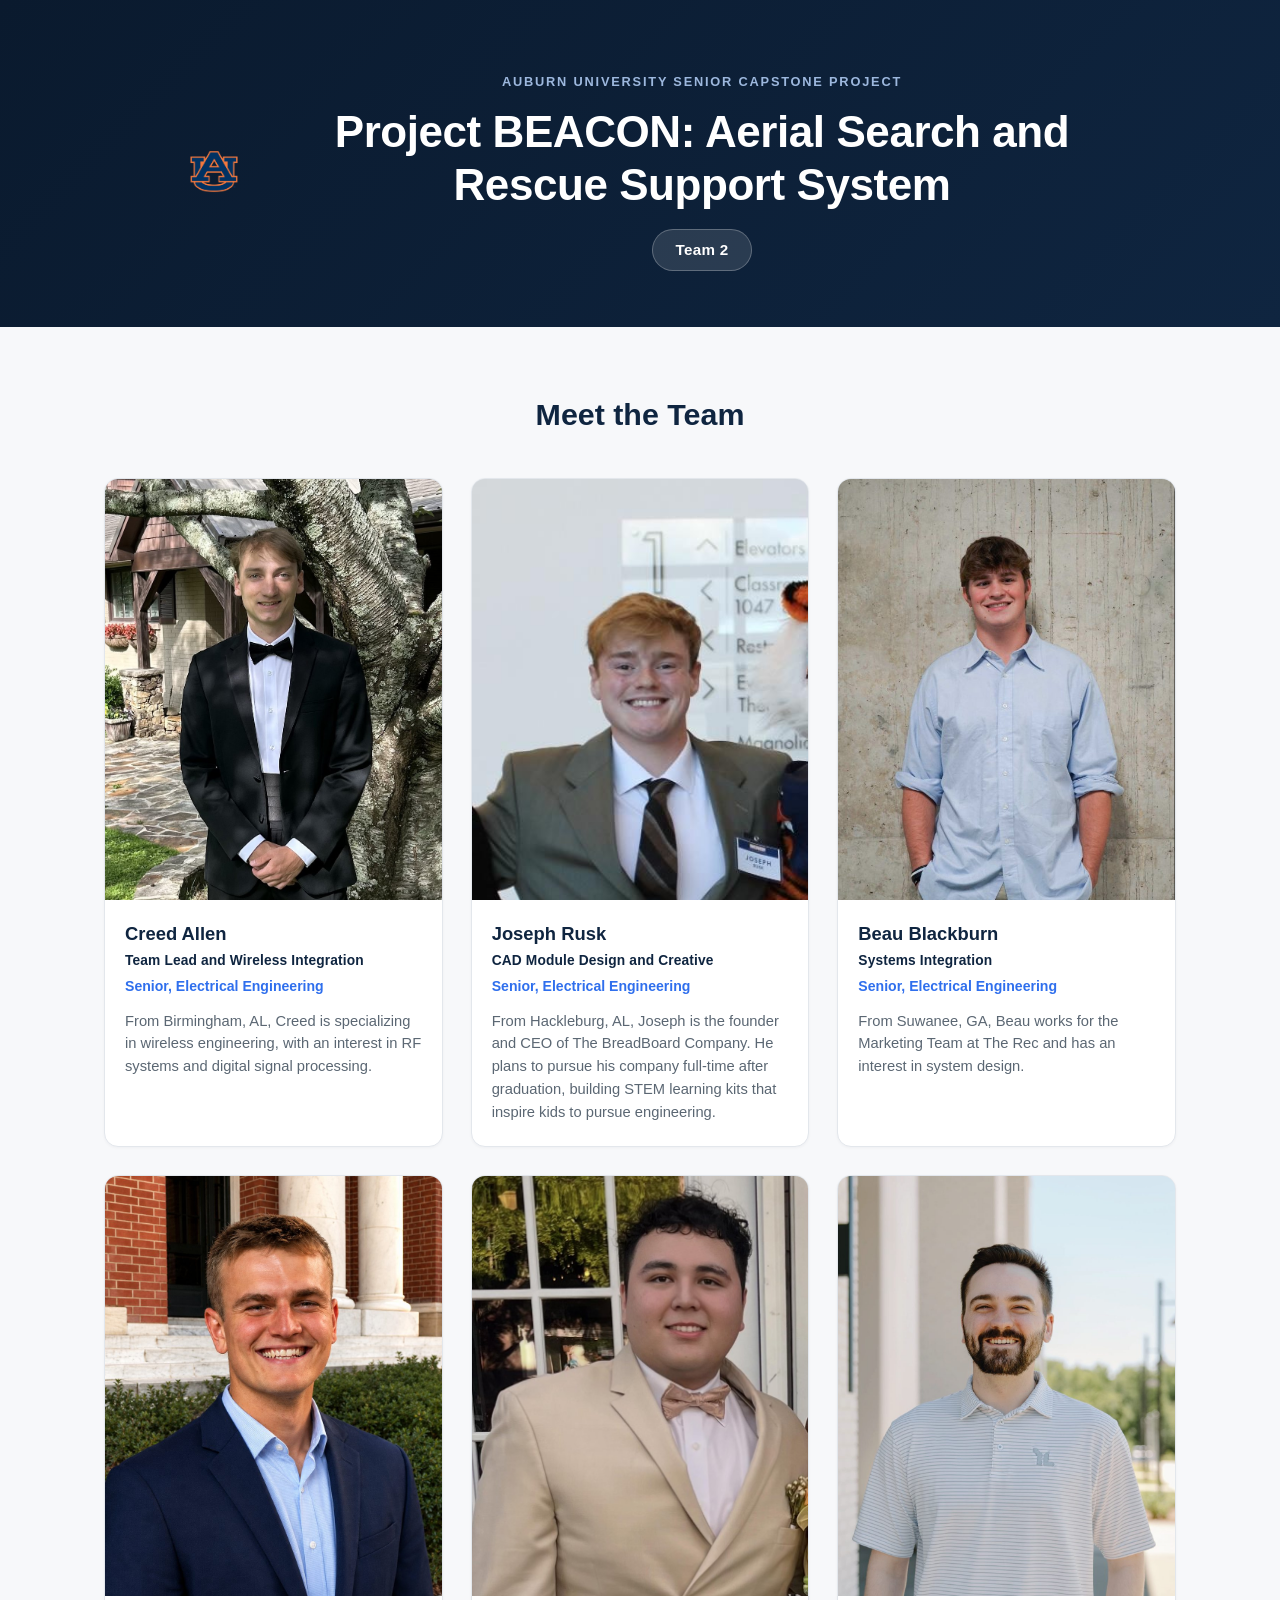
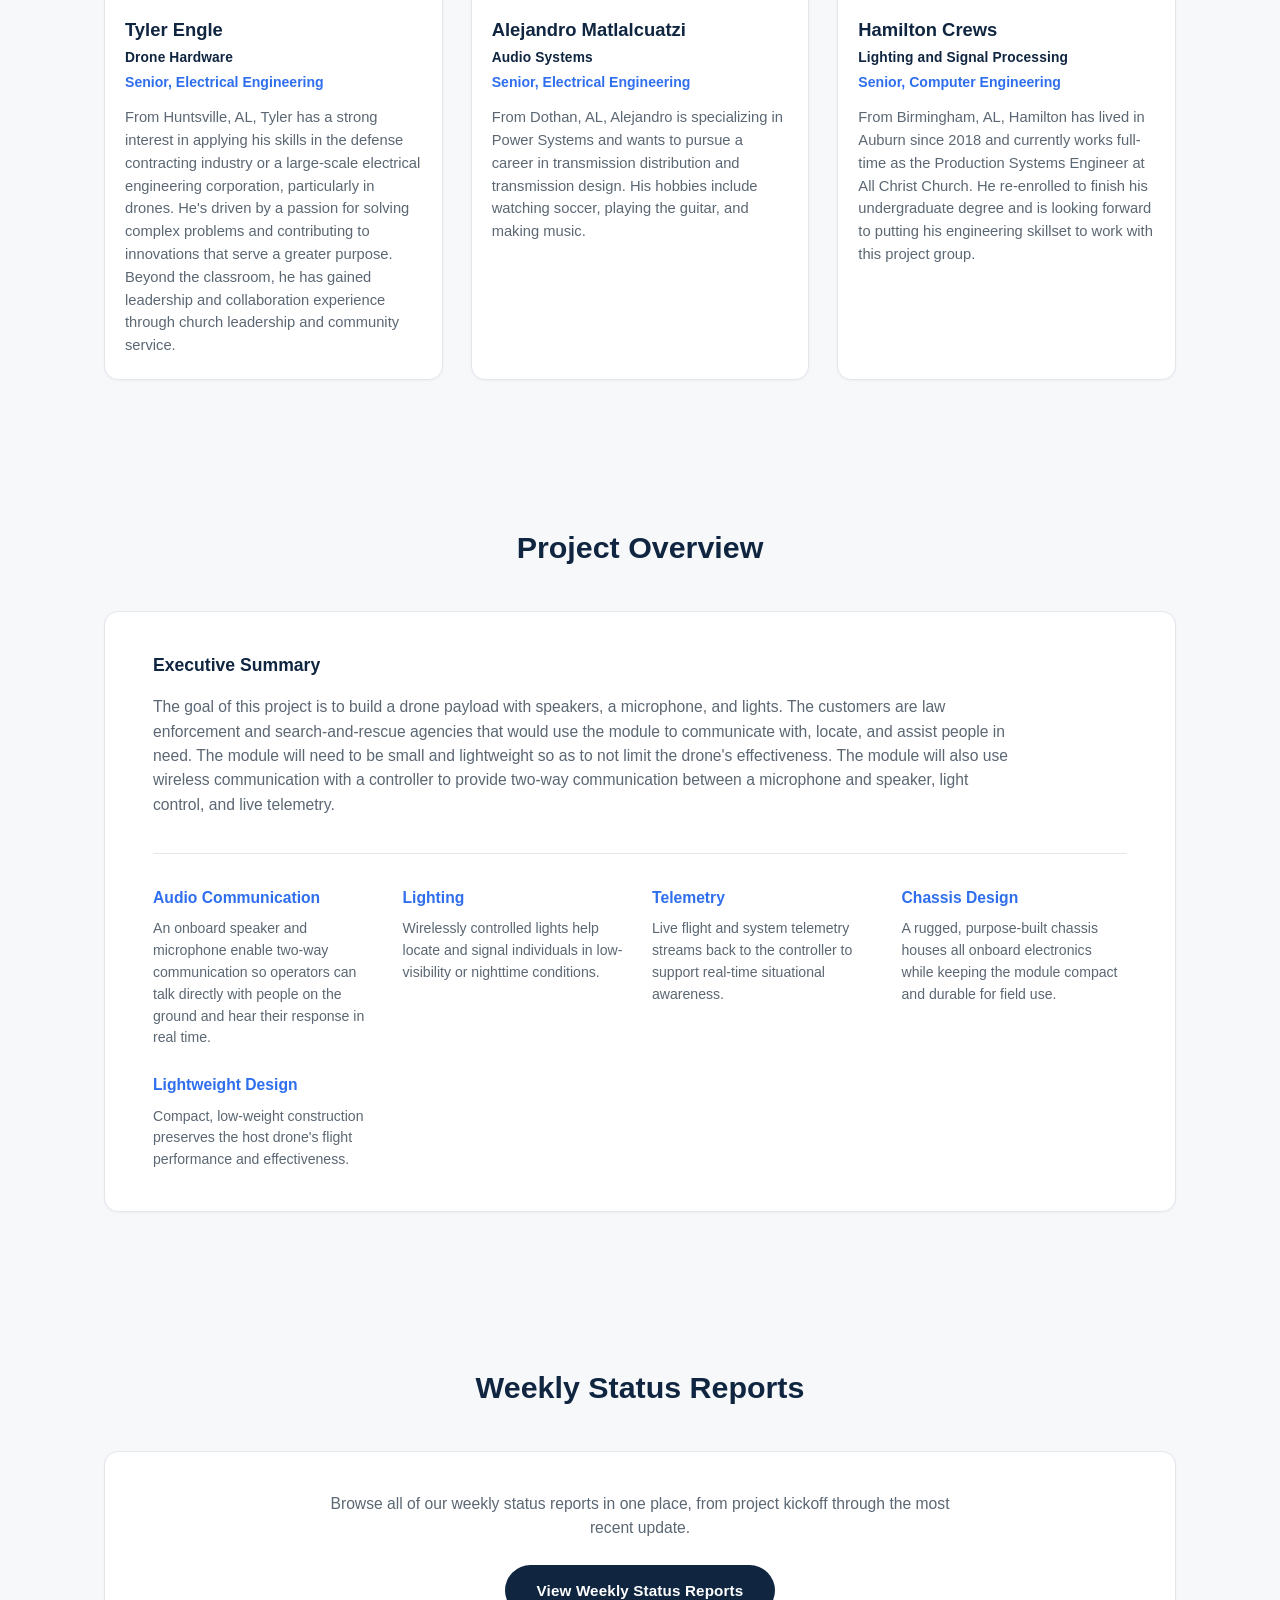
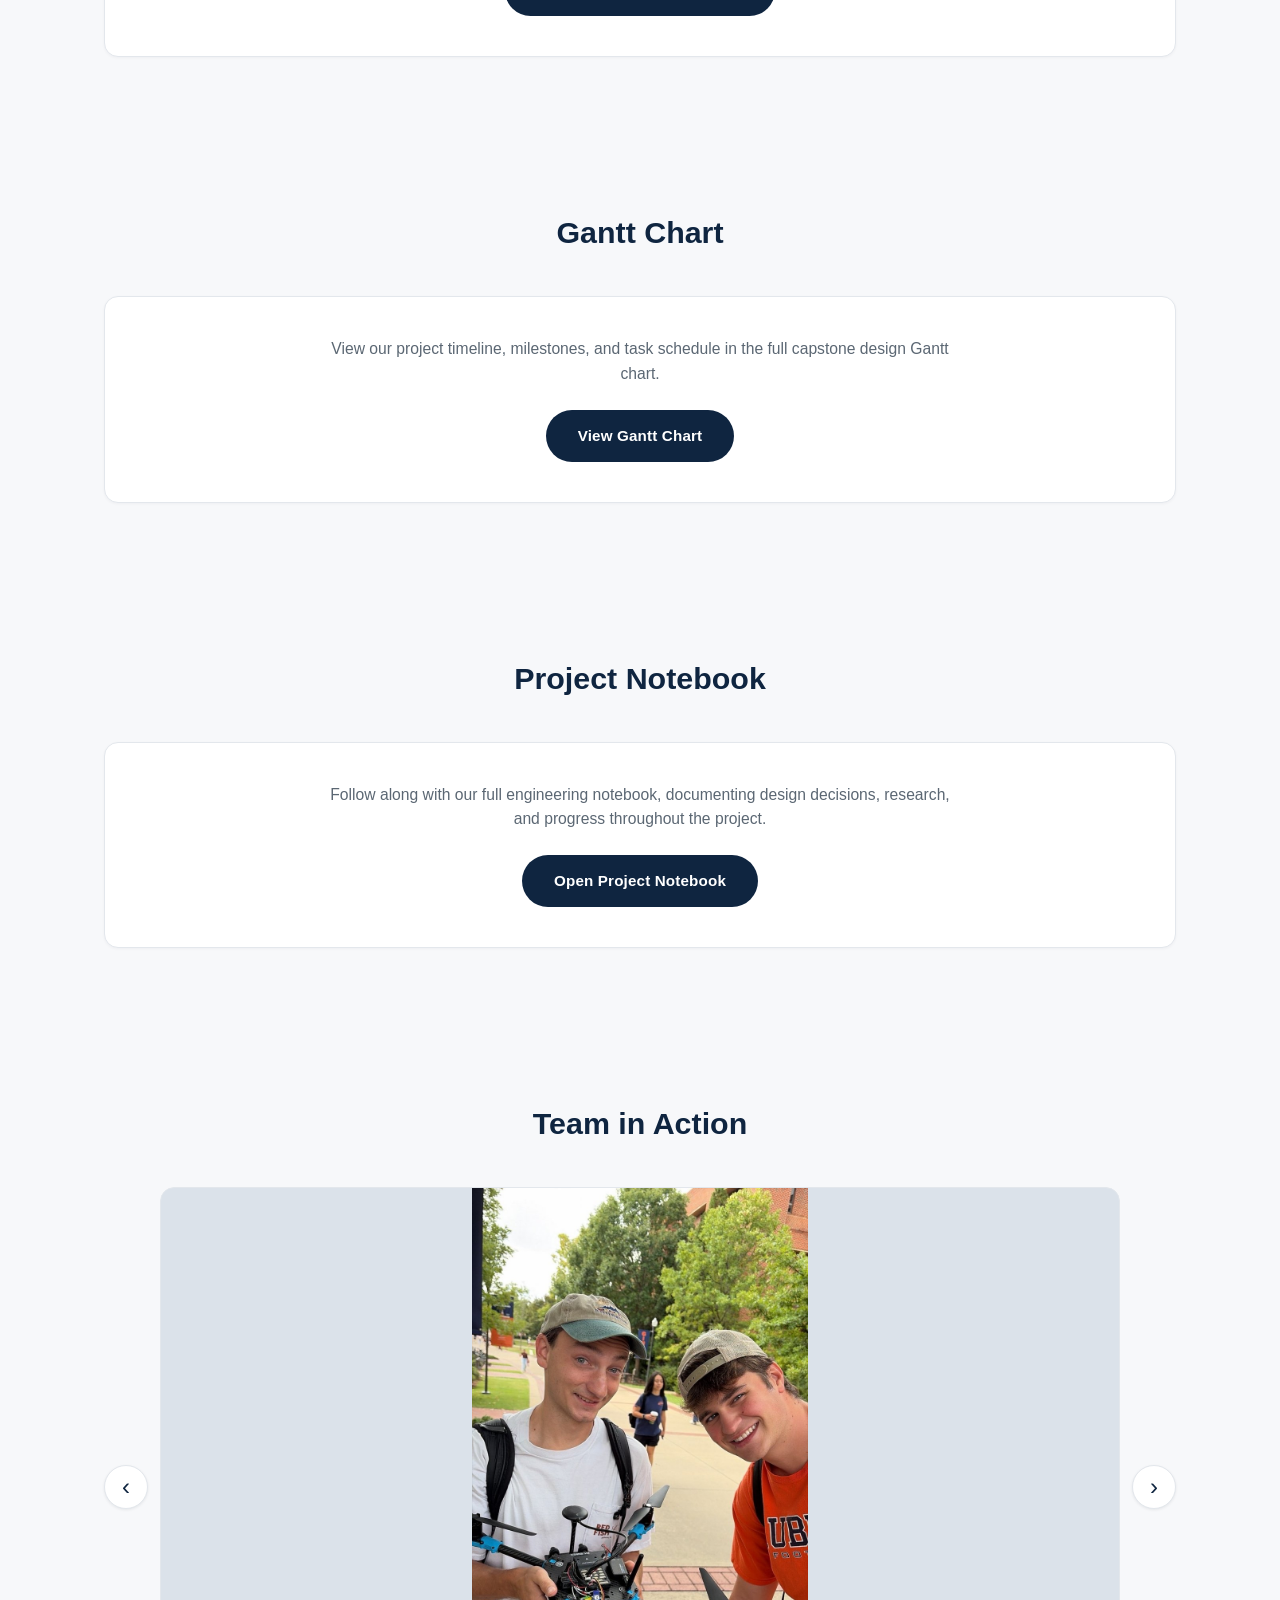
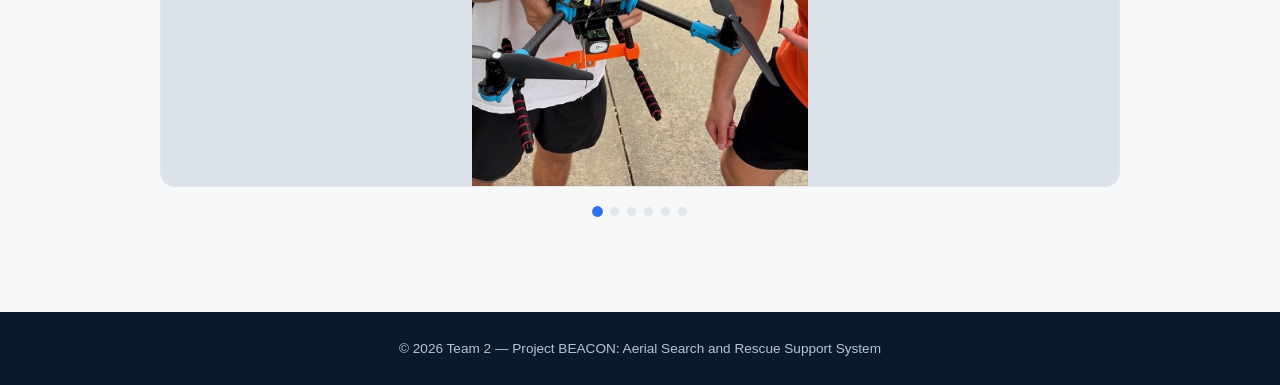
<file: index.html>
<!DOCTYPE html>
<html lang="en">
<head>
  <meta charset="UTF-8">
  <meta name="viewport" content="width=device-width, initial-scale=1.0">
  <title>Project BEACON: Aerial Search and Rescue Support System | Team 2</title>
  <meta name="description" content="Capstone project site for Team 2: Project BEACON, an Aerial Search and Rescue Support System.">
  <link rel="stylesheet" href="styles.css">
</head>
<body>

  <header class="site-header">
    <div class="container header-inner">
      <img src="images/auburn-logo.png" alt="Auburn University logo" class="site-logo">
      <div class="header-text">
        <p class="eyebrow">Auburn University Senior Capstone Project</p>
        <h1>Project BEACON: Aerial Search and Rescue Support System</h1>
        <p class="team-badge">Team 2</p>
      </div>
    </div>
  </header>

  <main class="container">
    <section aria-labelledby="team-heading">
      <h2 id="team-heading" class="section-heading">Meet the Team</h2>

      <div class="team-grid">

        <article class="card">
          <div class="photo-frame">
            <img src="images/creed-allen.jpg" alt="Portrait of Creed Allen" class="member-photo">
          </div>
          <h3>Creed Allen</h3>
          <p class="position">Team Lead and Wireless Integration</p>
          <p class="role">Senior, Electrical Engineering</p>
          <p class="bio">From Birmingham, AL, Creed is specializing in wireless engineering, with an interest in RF systems and digital signal processing.</p>
        </article>

        <article class="card">
          <div class="photo-frame">
            <img src="images/joseph-rusk.jpg" alt="Portrait of Joseph Rusk" class="member-photo">
          </div>
          <h3>Joseph Rusk</h3>
          <p class="position">CAD Module Design and Creative</p>
          <p class="role">Senior, Electrical Engineering</p>
          <p class="bio">From Hackleburg, AL, Joseph is the founder and CEO of The BreadBoard Company. He plans to pursue his company full-time after graduation, building STEM learning kits that inspire kids to pursue engineering.</p>
        </article>

        <article class="card">
          <div class="photo-frame">
            <img src="images/beau-blackburn.jpg" alt="Portrait of Beau Blackburn" class="member-photo">
          </div>
          <h3>Beau Blackburn</h3>
          <p class="position">Systems Integration</p>
          <p class="role">Senior, Electrical Engineering</p>
          <p class="bio">From Suwanee, GA, Beau works for the Marketing Team at The Rec and has an interest in system design.</p>
        </article>

        <article class="card">
          <div class="photo-frame">
            <img src="images/tyler-engle.jpg" alt="Portrait of Tyler Engle" class="member-photo">
          </div>
          <h3>Tyler Engle</h3>
          <p class="position">Drone Hardware</p>
          <p class="role">Senior, Electrical Engineering</p>
          <p class="bio">From Huntsville, AL, Tyler has a strong interest in applying his skills in the defense contracting industry or a large-scale electrical engineering corporation, particularly in drones. He's driven by a passion for solving complex problems and contributing to innovations that serve a greater purpose. Beyond the classroom, he has gained leadership and collaboration experience through church leadership and community service.</p>
        </article>

        <article class="card">
          <div class="photo-frame">
            <img src="images/alejandro-matlalcuatzi.jpg" alt="Portrait of Alejandro Matlalcuatzi" class="member-photo" style="object-position: center 12%;">
          </div>
          <h3>Alejandro Matlalcuatzi</h3>
          <p class="position">Audio Systems</p>
          <p class="role">Senior, Electrical Engineering</p>
          <p class="bio">From Dothan, AL, Alejandro is specializing in Power Systems and wants to pursue a career in transmission distribution and transmission design. His hobbies include watching soccer, playing the guitar, and making music.</p>
        </article>

        <article class="card">
          <div class="photo-frame">
            <img src="images/hamilton-crews.jpg" alt="Portrait of Hamilton Crews" class="member-photo">
          </div>
          <h3>Hamilton Crews</h3>
          <p class="position">Lighting and Signal Processing</p>
          <p class="role">Senior, Computer Engineering</p>
          <p class="bio">From Birmingham, AL, Hamilton has lived in Auburn since 2018 and currently works full-time as the Production Systems Engineer at All Christ Church. He re-enrolled to finish his undergraduate degree and is looking forward to putting his engineering skillset to work with this project group.</p>
        </article>

      </div>
    </section>

    <section aria-labelledby="project-heading" class="project-section">
      <h2 id="project-heading" class="section-heading">Project Overview</h2>

      <div class="project-card">
        <h3 class="project-subheading">Executive Summary</h3>
        <p class="project-text">The goal of this project is to build a drone payload with speakers, a microphone, and lights. The customers are law enforcement and search-and-rescue agencies that would use the module to communicate with, locate, and assist people in need. The module will need to be small and lightweight so as to not limit the drone's effectiveness. The module will also use wireless communication with a controller to provide two-way communication between a microphone and speaker, light control, and live telemetry.</p>

        <div class="feature-grid">
          <div class="feature">
            <h4>Audio Communication</h4>
            <p>An onboard speaker and microphone enable two-way communication so operators can talk directly with people on the ground and hear their response in real time.</p>
          </div>
          <div class="feature">
            <h4>Lighting</h4>
            <p>Wirelessly controlled lights help locate and signal individuals in low-visibility or nighttime conditions.</p>
          </div>
          <div class="feature">
            <h4>Telemetry</h4>
            <p>Live flight and system telemetry streams back to the controller to support real-time situational awareness.</p>
          </div>
          <div class="feature">
            <h4>Chassis Design</h4>
            <p>A rugged, purpose-built chassis houses all onboard electronics while keeping the module compact and durable for field use.</p>
          </div>
          <div class="feature">
            <h4>Lightweight Design</h4>
            <p>Compact, low-weight construction preserves the host drone's flight performance and effectiveness.</p>
          </div>
        </div>
      </div>
    </section>

    <section aria-labelledby="reports-heading" class="notebook-section">
      <h2 id="reports-heading" class="section-heading">Weekly Status Reports</h2>

      <div class="notebook-card">
        <p class="notebook-text">Browse all of our weekly status reports in one place, from project kickoff through the most recent update.</p>
        <a class="notebook-btn" href="reports.html">
          View Weekly Status Reports
        </a>
      </div>
    </section>

    <section aria-labelledby="gantt-heading" class="notebook-section">
      <h2 id="gantt-heading" class="section-heading">Gantt Chart</h2>

      <div class="notebook-card">
        <p class="notebook-text">View our project timeline, milestones, and task schedule in the full capstone design Gantt chart.</p>
        <a class="notebook-btn" href="https://tigermailauburn-my.sharepoint.com/:x:/r/personal/cea0075_auburn_edu/_layouts/15/Doc.aspx?sourcedoc=%7B6EDCFBAC-1FFB-495A-969C-4962971B7737%7D&amp;file=Capstone%20Design%20Gantt%20Chart.xlsx&amp;fromShare=true&amp;action=default&amp;mobileredirect=true" target="_blank" rel="noopener noreferrer">
          View Gantt Chart
        </a>
      </div>
    </section>

    <section aria-labelledby="notebook-heading" class="notebook-section">
      <h2 id="notebook-heading" class="section-heading">Project Notebook</h2>

      <div class="notebook-card">
        <p class="notebook-text">Follow along with our full engineering notebook, documenting design decisions, research, and progress throughout the project.</p>
        <a class="notebook-btn" href="https://tigermailauburn-my.sharepoint.com/personal/cea0075_auburn_edu/_layouts/15/Doc.aspx?sourcedoc=%7B49244cd8-d869-491a-b499-9426dbe97962%7D&amp;action=edit&amp;wd=target%28Table%20of%20Contents.one%7Cc28c53ef-7e35-46a2-bfc5-3a791276dd41%2FTable%20of%20Contents%7Ca3c4f3e0-6813-4dd7-a2c3-a13a7c81ed58%2F%29&amp;wdorigin=NavigationUrl" target="_blank" rel="noopener noreferrer">
          Open Project Notebook
        </a>
      </div>
    </section>

    <section aria-labelledby="gallery-heading" class="gallery-section">
      <h2 id="gallery-heading" class="section-heading">Team in Action</h2>

      <div class="carousel" id="carousel">
        <button type="button" class="carousel-btn carousel-btn-prev" id="carouselPrev" aria-label="Previous photo">&#8249;</button>

        <div class="carousel-track" id="carouselTrack">
          <div class="carousel-slide"><img src="images/gallery-new1.jpg" alt="Team 2 members holding the drone outdoors" loading="lazy"></div>
          <div class="carousel-slide"><img src="images/gallery-new2.jpg" alt="Team 2 member holding the drone indoors" loading="lazy"></div>
          <div class="carousel-slide"><img src="images/gallery-1.jpg" alt="Team 2 members together at a working session" loading="lazy"></div>
          <div class="carousel-slide"><img src="images/gallery-2.jpg" alt="Team 2 meeting around the table reviewing project research" loading="lazy"></div>
          <div class="carousel-slide"><img src="images/gallery-3.jpg" alt="Team 2 members working on laptops during a project session" loading="lazy"></div>
          <div class="carousel-slide"><img src="images/gallery-4.jpg" alt="Team 2 members reviewing project materials together" loading="lazy"></div>
        </div>

        <button type="button" class="carousel-btn carousel-btn-next" id="carouselNext" aria-label="Next photo">&#8250;</button>
      </div>

      <div class="carousel-dots" id="carouselDots"></div>
    </section>
  </main>

  <footer class="site-footer">
    <div class="container">
      <p>&copy; 2026 Team 2 &mdash; Project BEACON: Aerial Search and Rescue Support System</p>
    </div>
  </footer>

  <script>
    (function () {
      const track = document.getElementById('carouselTrack');
      const prevBtn = document.getElementById('carouselPrev');
      const nextBtn = document.getElementById('carouselNext');
      const dotsWrap = document.getElementById('carouselDots');
      if (!track) return;

      const slides = Array.from(track.children);

      slides.forEach((_, i) => {
        const dot = document.createElement('button');
        dot.type = 'button';
        dot.className = 'carousel-dot';
        dot.setAttribute('aria-label', 'Go to photo ' + (i + 1));
        dot.addEventListener('click', () => scrollToSlide(i));
        dotsWrap.appendChild(dot);
      });
      const dots = Array.from(dotsWrap.children);

      function scrollToSlide(i) {
        slides[i].scrollIntoView({ behavior: 'smooth', inline: 'start', block: 'nearest' });
      }

      function currentIndex() {
        const trackRect = track.getBoundingClientRect();
        let closest = 0;
        let closestDist = Infinity;
        slides.forEach((slide, i) => {
          const dist = Math.abs(slide.getBoundingClientRect().left - trackRect.left);
          if (dist < closestDist) {
            closestDist = dist;
            closest = i;
          }
        });
        return closest;
      }

      function updateDots() {
        const idx = currentIndex();
        dots.forEach((d, i) => d.classList.toggle('active', i === idx));
      }

      prevBtn.addEventListener('click', () => {
        scrollToSlide(Math.max(0, currentIndex() - 1));
      });
      nextBtn.addEventListener('click', () => {
        scrollToSlide(Math.min(slides.length - 1, currentIndex() + 1));
      });

      let scrollTimeout;
      track.addEventListener('scroll', () => {
        clearTimeout(scrollTimeout);
        scrollTimeout = setTimeout(updateDots, 80);
      });

      updateDots();
    })();
  </script>

</body>
</html>
</file>
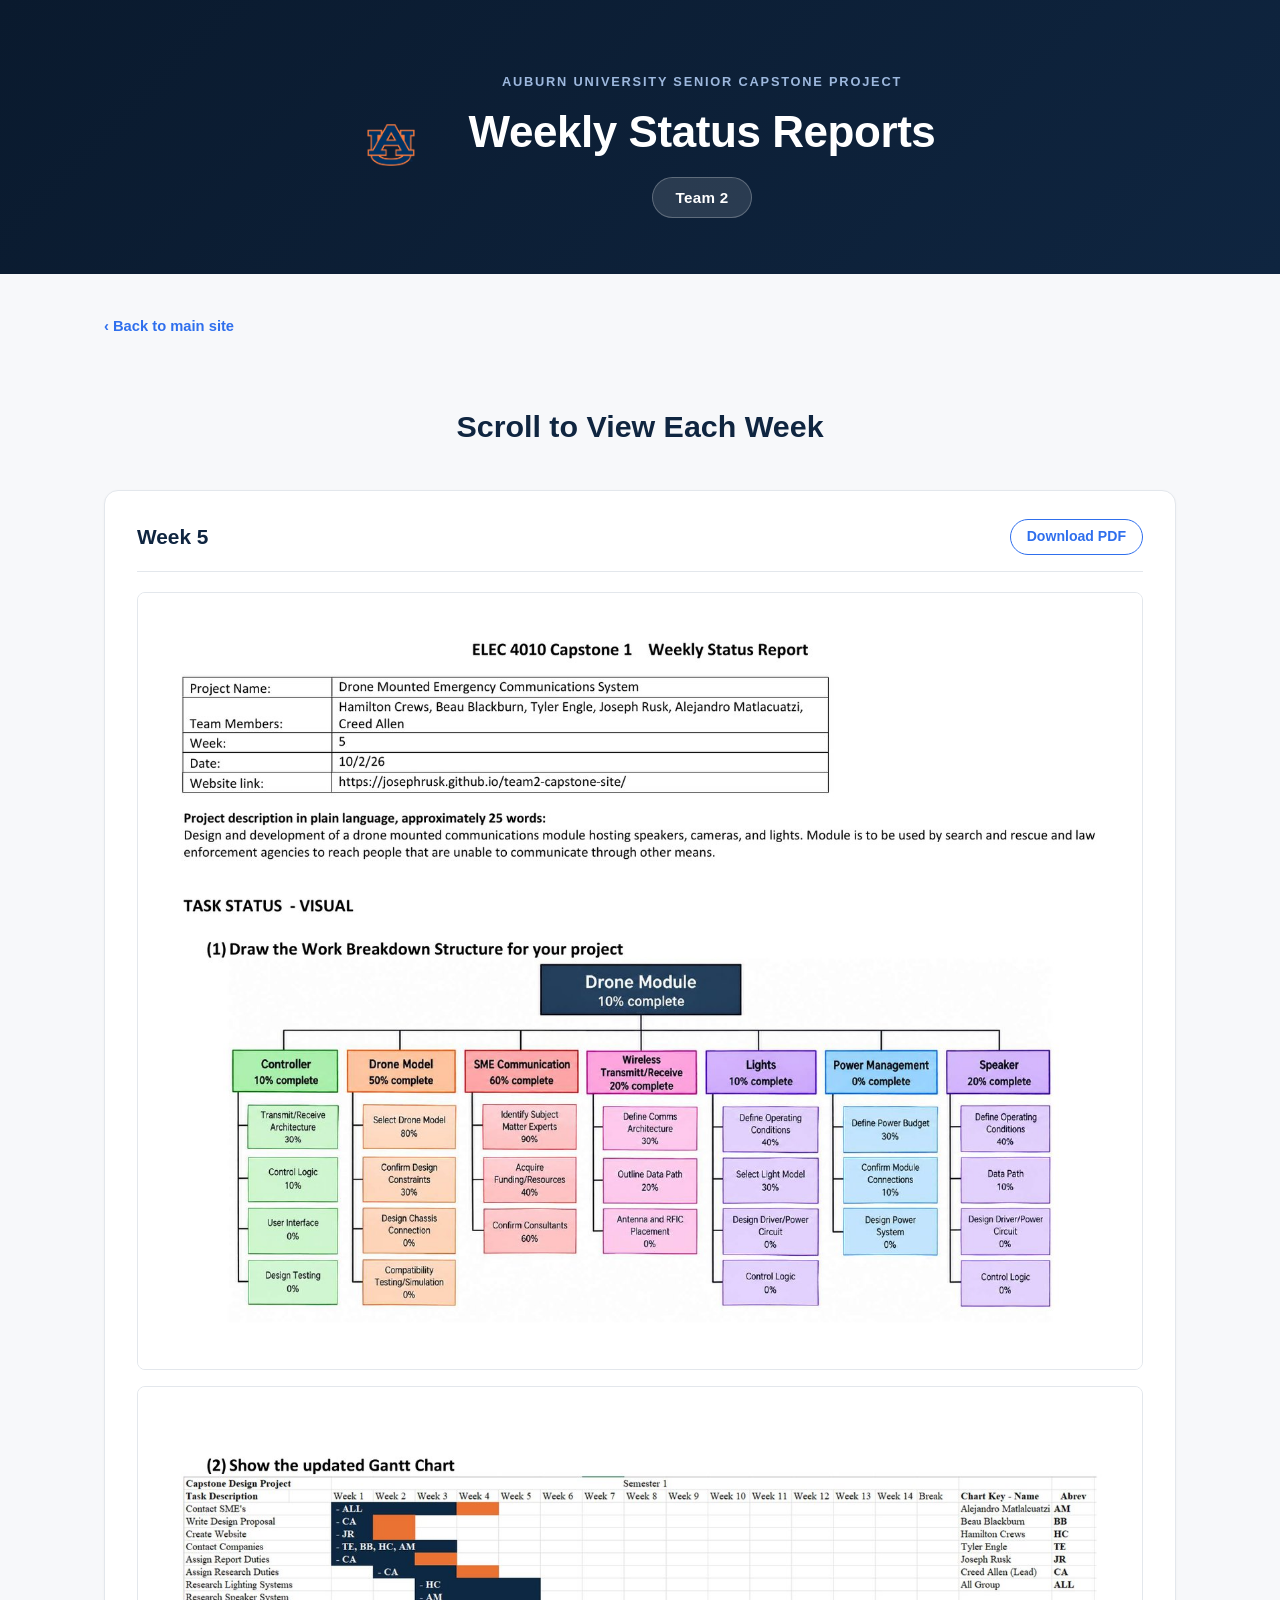
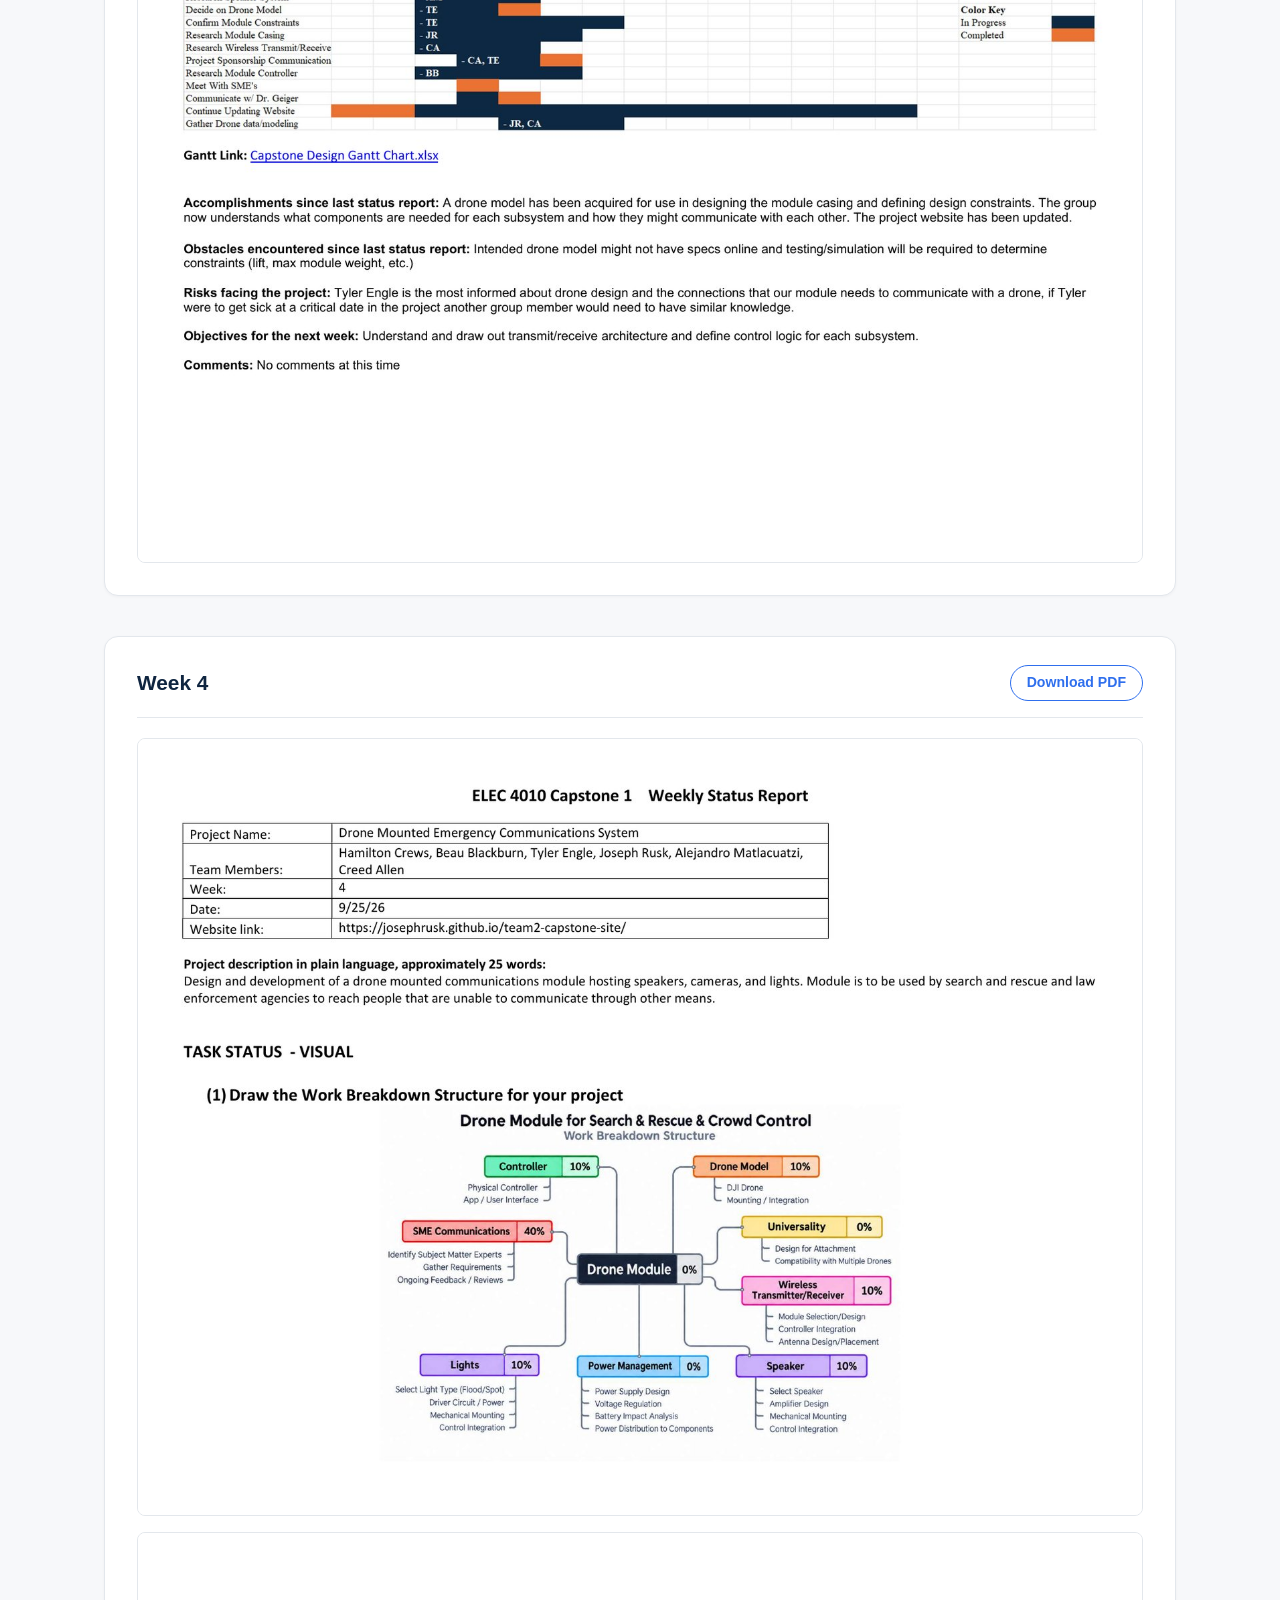
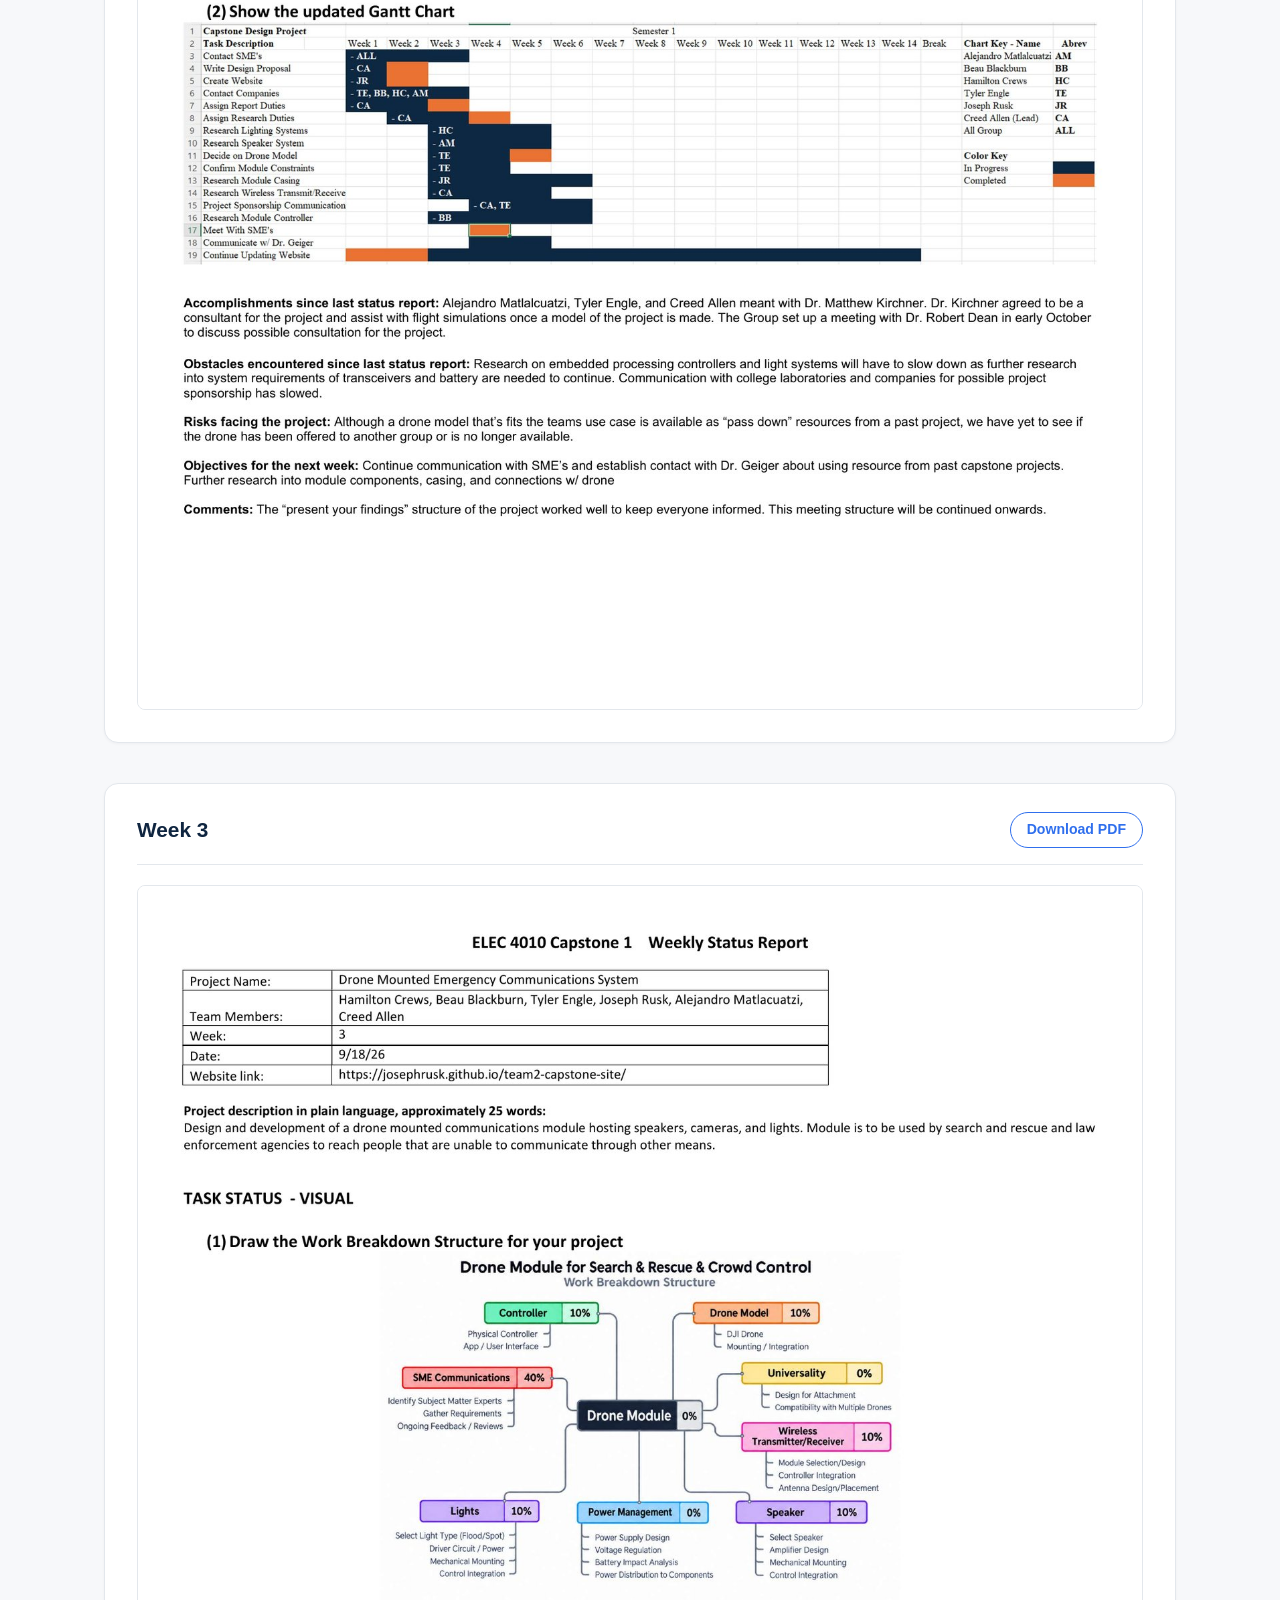
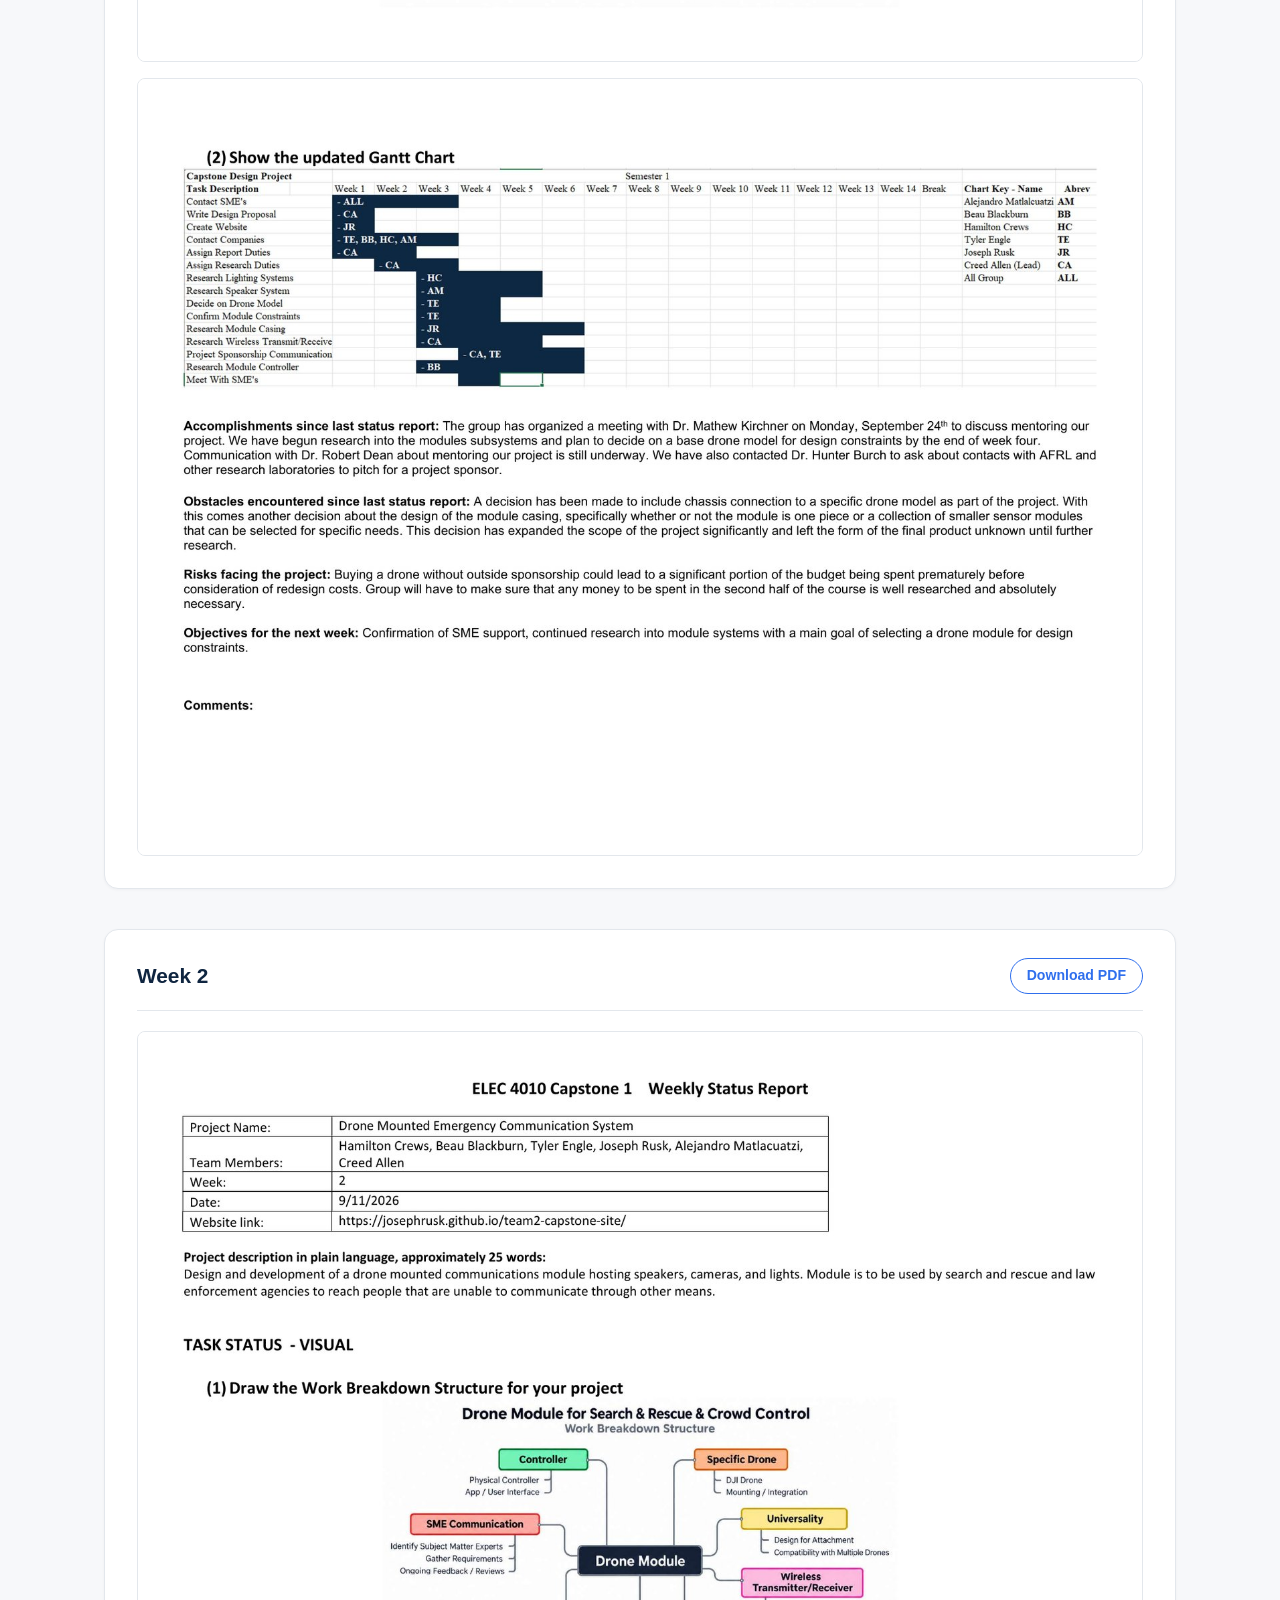
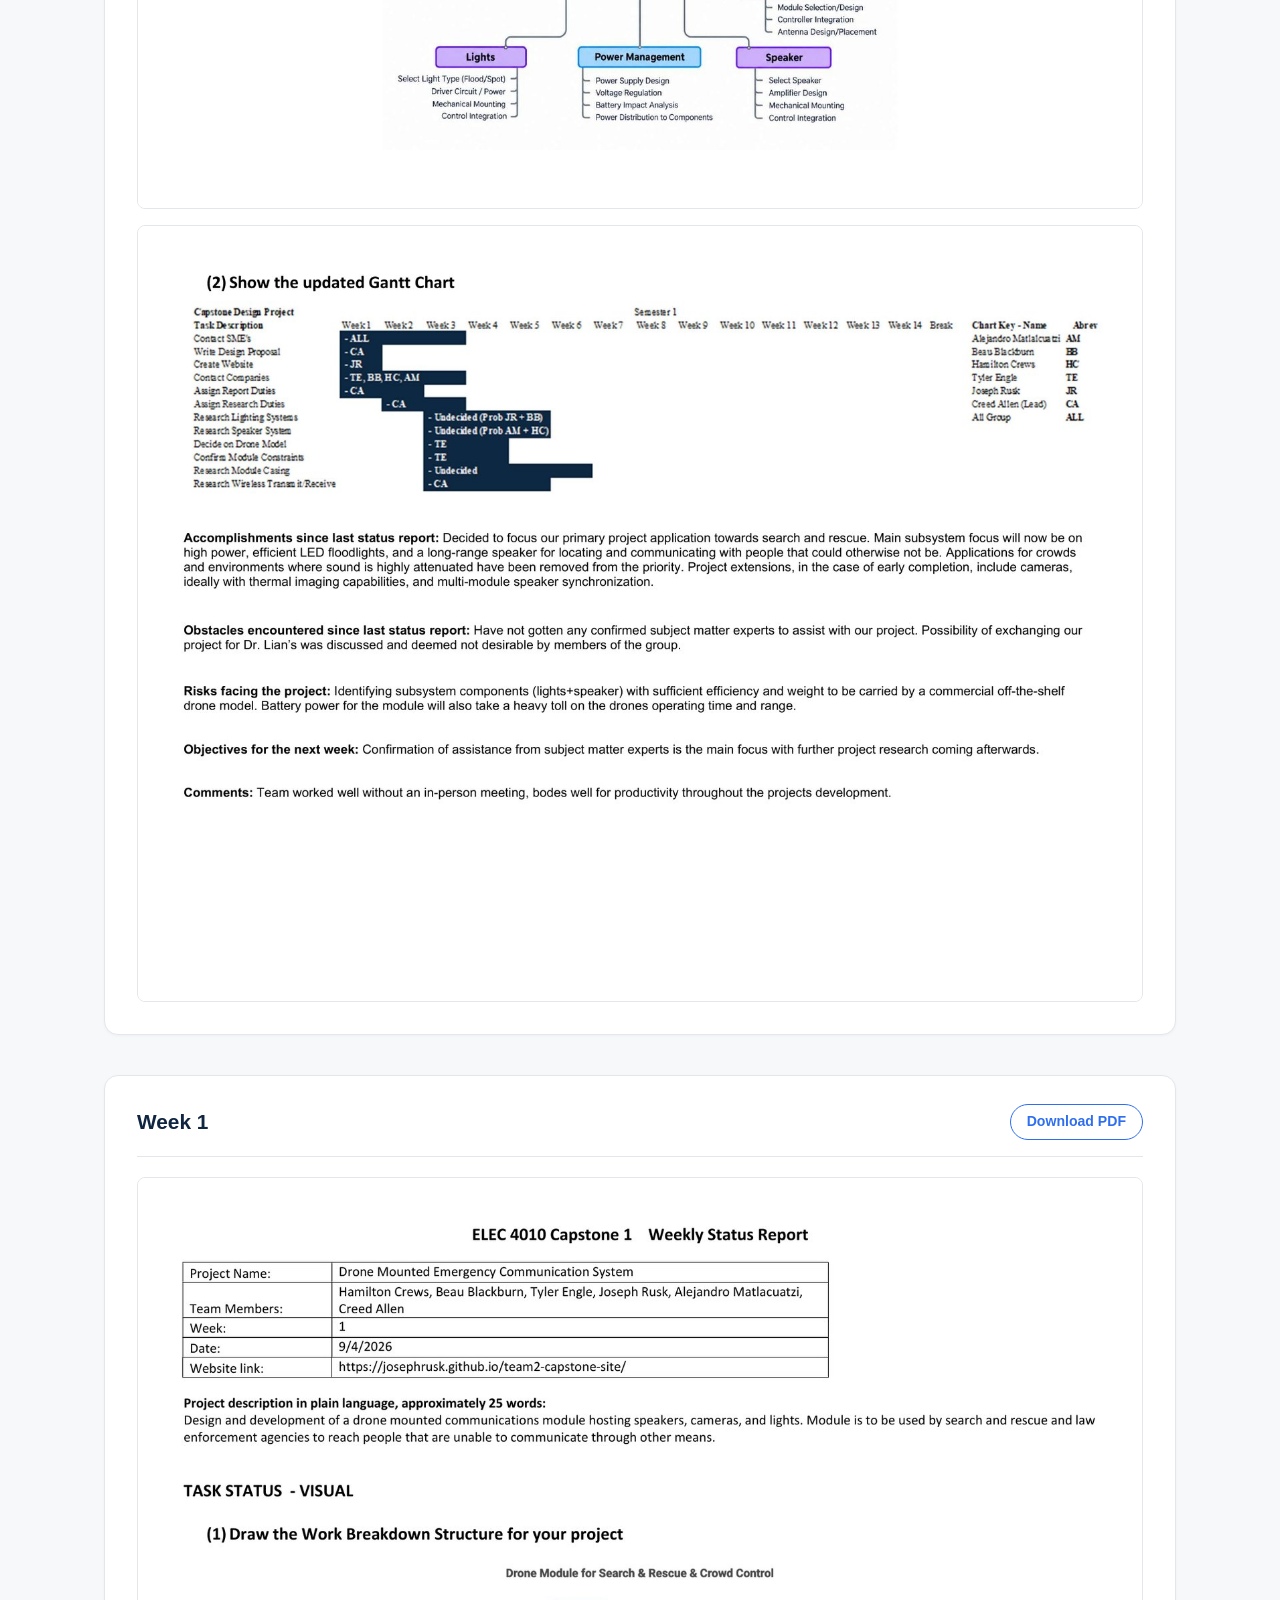
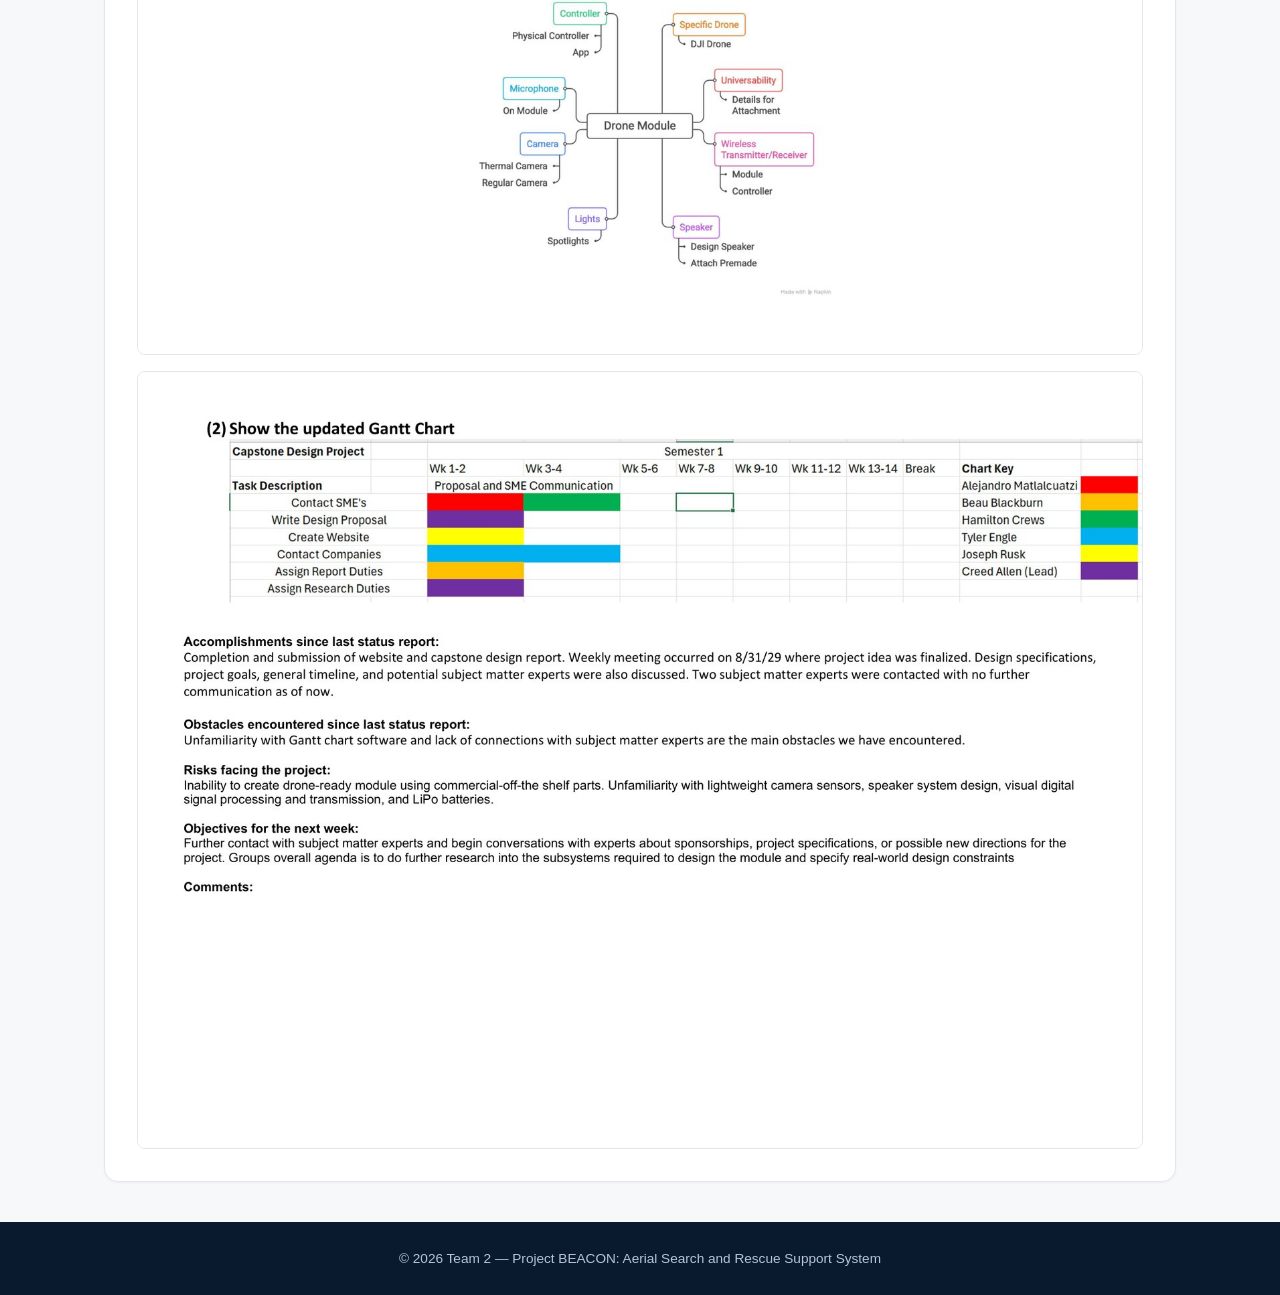
<file: reports.html>
<!DOCTYPE html>
<html lang="en">
<head>
  <meta charset="UTF-8">
  <meta name="viewport" content="width=device-width, initial-scale=1.0">
  <title>Weekly Status Reports | Project BEACON</title>
  <meta name="description" content="Weekly status reports for Team 2's capstone project: Project BEACON, an Aerial Search and Rescue Support System.">
  <link rel="stylesheet" href="styles.css">
</head>
<body>

  <header class="site-header">
    <div class="container header-inner">
      <img src="images/auburn-logo.png" alt="Auburn University logo" class="site-logo">
      <div class="header-text">
        <p class="eyebrow">Auburn University Senior Capstone Project</p>
        <h1>Weekly Status Reports</h1>
        <p class="team-badge">Team 2</p>
      </div>
    </div>
  </header>

  <main class="container">
    <section aria-labelledby="back-heading" class="back-link-row">
      <a href="index.html" class="back-link">&#8249; Back to main site</a>
    </section>

    <section aria-labelledby="reports-list-heading">
      <h2 id="reports-list-heading" class="section-heading">Scroll to View Each Week</h2>

      <div class="report-week">
        <div class="report-week-header">
          <h3>Week 5</h3>
          <a class="report-download" href="reports/pdf/week-5-status-report.pdf" target="_blank" rel="noopener noreferrer">Download PDF</a>
        </div>
        <img class="report-page" src="reports/images/week-5-page-1.jpg" alt="Week 5 status report, page 1" loading="lazy">
        <img class="report-page" src="reports/images/week-5-page-2.jpg" alt="Week 5 status report, page 2" loading="lazy">
      </div>

      <div class="report-week">
        <div class="report-week-header">
          <h3>Week 4</h3>
          <a class="report-download" href="reports/pdf/week-4-status-report.pdf" target="_blank" rel="noopener noreferrer">Download PDF</a>
        </div>
        <img class="report-page" src="reports/images/week-4-page-1.jpg" alt="Week 4 status report, page 1" loading="lazy">
        <img class="report-page" src="reports/images/week-4-page-2.jpg" alt="Week 4 status report, page 2" loading="lazy">
      </div>

      <div class="report-week">
        <div class="report-week-header">
          <h3>Week 3</h3>
          <a class="report-download" href="reports/pdf/week-3-status-report.pdf" target="_blank" rel="noopener noreferrer">Download PDF</a>
        </div>
        <img class="report-page" src="reports/images/week-3-page-1.jpg" alt="Week 3 status report, page 1" loading="lazy">
        <img class="report-page" src="reports/images/week-3-page-2.jpg" alt="Week 3 status report, page 2" loading="lazy">
      </div>

      <div class="report-week">
        <div class="report-week-header">
          <h3>Week 2</h3>
          <a class="report-download" href="reports/pdf/week-2-status-report.pdf" target="_blank" rel="noopener noreferrer">Download PDF</a>
        </div>
        <img class="report-page" src="reports/images/week-2-page-1.jpg" alt="Week 2 status report, page 1" loading="lazy">
        <img class="report-page" src="reports/images/week-2-page-2.jpg" alt="Week 2 status report, page 2" loading="lazy">
      </div>

      <div class="report-week">
        <div class="report-week-header">
          <h3>Week 1</h3>
          <a class="report-download" href="reports/pdf/week-1-status-report.pdf" target="_blank" rel="noopener noreferrer">Download PDF</a>
        </div>
        <img class="report-page" src="reports/images/week-1-page-1.jpg" alt="Week 1 status report, page 1" loading="lazy">
        <img class="report-page" src="reports/images/week-1-page-2.jpg" alt="Week 1 status report, page 2" loading="lazy">
      </div>
    </section>
  </main>

  <footer class="site-footer">
    <div class="container">
      <p>&copy; 2026 Team 2 &mdash; Project BEACON: Aerial Search and Rescue Support System</p>
    </div>
  </footer>

</body>
</html>
</file>
<file: styles.css>
/* ---------- Reset & base ---------- */
*,
*::before,
*::after {
  box-sizing: border-box;
}

:root {
  --navy: #0f2540;
  --navy-deep: #0a1a2e;
  --accent: #2f6fed;
  --text: #1c2733;
  --text-muted: #5b6773;
  --bg: #f7f8fa;
  --card-bg: #ffffff;
  --border: #e3e7ec;
}

html {
  scroll-behavior: smooth;
}

body {
  margin: 0;
  font-family: -apple-system, BlinkMacSystemFont, "Segoe UI", Roboto, Helvetica, Arial, sans-serif;
  color: var(--text);
  background: var(--bg);
  line-height: 1.55;
}

.container {
  width: 100%;
  max-width: 1120px;
  margin: 0 auto;
  padding: 0 24px;
}

/* ---------- Header ---------- */
.site-header {
  background: linear-gradient(135deg, var(--navy-deep), var(--navy));
  color: #ffffff;
  padding: 72px 0 56px;
  text-align: center;
}

.header-inner {
  display: flex;
  align-items: center;
  justify-content: center;
  gap: 32px;
  flex-wrap: wrap;
}

.site-logo {
  width: 92px;
  height: auto;
  flex-shrink: 0;
}

.header-text {
  text-align: center;
}

.eyebrow {
  text-transform: uppercase;
  letter-spacing: 0.14em;
  font-size: 0.8rem;
  font-weight: 600;
  color: #9db8de;
  margin: 0 0 14px;
}

.site-header h1 {
  font-size: clamp(1.75rem, 4vw, 2.75rem);
  line-height: 1.2;
  margin: 0 auto 18px;
  max-width: 820px;
  font-weight: 700;
  letter-spacing: -0.01em;
}

.team-badge {
  display: inline-block;
  margin: 0;
  padding: 8px 22px;
  border-radius: 999px;
  background: rgba(255, 255, 255, 0.12);
  border: 1px solid rgba(255, 255, 255, 0.25);
  font-weight: 600;
  font-size: 0.95rem;
  letter-spacing: 0.02em;
}

/* ---------- Section heading ---------- */
.section-heading {
  text-align: center;
  font-size: clamp(1.4rem, 2.6vw, 1.9rem);
  margin: 64px 0 40px;
  color: var(--navy);
}

/* ---------- Team grid ---------- */
.team-grid {
  display: grid;
  grid-template-columns: repeat(auto-fit, minmax(260px, 1fr));
  gap: 28px;
  padding-bottom: 80px;
}

.card {
  background: var(--card-bg);
  border: 1px solid var(--border);
  border-radius: 14px;
  overflow: hidden;
  box-shadow: 0 1px 3px rgba(16, 24, 40, 0.04);
  transition: transform 0.18s ease, box-shadow 0.18s ease;
  display: flex;
  flex-direction: column;
}

.card:hover {
  transform: translateY(-4px);
  box-shadow: 0 12px 24px rgba(16, 24, 40, 0.08);
}

.photo-frame {
  width: 100%;
  aspect-ratio: 4 / 5;
  overflow: hidden;
  background: #dbe2ea;
}

.member-photo {
  width: 100%;
  height: 100%;
  object-fit: cover;
  object-position: center 20%;
  display: block;
}

.card h3 {
  margin: 20px 20px 2px;
  font-size: 1.15rem;
  color: var(--navy);
}

.card .position {
  margin: 0 20px 4px;
  font-size: 0.86rem;
  font-weight: 700;
  color: var(--navy);
  letter-spacing: 0.01em;
}

.card .role {
  margin: 0 20px 12px;
  font-size: 0.88rem;
  font-weight: 600;
  color: var(--accent);
}

.card .bio {
  margin: 0 20px 22px;
  font-size: 0.92rem;
  color: var(--text-muted);
  flex-grow: 1;
}

/* ---------- Project section ---------- */
.project-section {
  padding-bottom: 88px;
}

.project-card {
  background: var(--card-bg);
  border: 1px solid var(--border);
  border-radius: 14px;
  padding: 40px clamp(20px, 5vw, 48px);
  box-shadow: 0 1px 3px rgba(16, 24, 40, 0.04);
}

.project-subheading {
  margin: 0 0 16px;
  color: var(--navy);
  font-size: 1.1rem;
}

.project-text {
  margin: 0;
  color: var(--text-muted);
  font-size: 0.98rem;
  max-width: 860px;
}

.feature-grid {
  display: grid;
  grid-template-columns: repeat(auto-fit, minmax(200px, 1fr));
  gap: 24px;
  margin-top: 36px;
  padding-top: 32px;
  border-top: 1px solid var(--border);
}

.feature h4 {
  margin: 0 0 8px;
  color: var(--accent);
  font-size: 0.98rem;
}

.feature p {
  margin: 0;
  color: var(--text-muted);
  font-size: 0.88rem;
}

/* ---------- Reports page ---------- */
.back-link-row {
  padding-top: 40px;
}

.back-link {
  display: inline-flex;
  align-items: center;
  gap: 4px;
  color: var(--accent);
  text-decoration: none;
  font-weight: 600;
  font-size: 0.92rem;
}

.back-link:hover {
  text-decoration: underline;
}

.report-week {
  background: var(--card-bg);
  border: 1px solid var(--border);
  border-radius: 14px;
  padding: 28px clamp(16px, 4vw, 32px) 32px;
  margin-bottom: 40px;
  box-shadow: 0 1px 3px rgba(16, 24, 40, 0.04);
}

.report-week-header {
  display: flex;
  align-items: center;
  justify-content: space-between;
  gap: 16px;
  flex-wrap: wrap;
  margin-bottom: 20px;
  padding-bottom: 16px;
  border-bottom: 1px solid var(--border);
}

.report-week-header h3 {
  margin: 0;
  color: var(--navy);
  font-size: 1.3rem;
}

.report-download {
  color: var(--accent);
  text-decoration: none;
  font-weight: 600;
  font-size: 0.88rem;
  border: 1px solid var(--accent);
  border-radius: 999px;
  padding: 6px 16px;
  transition: background 0.15s ease, color 0.15s ease;
}

.report-download:hover {
  background: var(--accent);
  color: #ffffff;
}

.report-page {
  width: 100%;
  height: auto;
  display: block;
  border: 1px solid var(--border);
  border-radius: 8px;
  margin-bottom: 16px;
}

.report-page:last-child {
  margin-bottom: 0;
}

/* ---------- Project notebook ---------- */
.notebook-section {
  padding-bottom: 88px;
}

.notebook-card {
  background: var(--card-bg);
  border: 1px solid var(--border);
  border-radius: 14px;
  padding: 40px clamp(20px, 5vw, 48px);
  box-shadow: 0 1px 3px rgba(16, 24, 40, 0.04);
  text-align: center;
}

.notebook-text {
  margin: 0 auto 24px;
  max-width: 640px;
  color: var(--text-muted);
  font-size: 0.98rem;
}

.notebook-btn {
  display: inline-block;
  padding: 14px 32px;
  border-radius: 999px;
  background: var(--navy);
  color: #ffffff;
  text-decoration: none;
  font-weight: 600;
  font-size: 0.95rem;
  letter-spacing: 0.01em;
  transition: background 0.15s ease, transform 0.15s ease;
}

.notebook-btn:hover {
  background: var(--accent);
  transform: translateY(-1px);
}

/* ---------- Gallery / carousel ---------- */
.gallery-section {
  padding-bottom: 96px;
}

.carousel {
  position: relative;
  display: flex;
  align-items: center;
  gap: 12px;
}

.carousel-track {
  flex: 1;
  display: flex;
  overflow-x: auto;
  scroll-snap-type: x mandatory;
  gap: 20px;
  border-radius: 14px;
  scrollbar-width: none;
}

.carousel-track::-webkit-scrollbar {
  display: none;
}

.carousel-slide {
  flex: 0 0 100%;
  scroll-snap-align: start;
  aspect-ratio: 16 / 10;
  border-radius: 14px;
  overflow: hidden;
  background: #dbe2ea;
  border: 1px solid var(--border);
}

.carousel-slide img {
  width: 100%;
  height: 100%;
  object-fit: contain;
  display: block;
}

.carousel-btn {
  flex: 0 0 auto;
  width: 44px;
  height: 44px;
  border-radius: 50%;
  border: 1px solid var(--border);
  background: var(--card-bg);
  color: var(--navy);
  font-size: 1.5rem;
  line-height: 1;
  cursor: pointer;
  display: flex;
  align-items: center;
  justify-content: center;
  box-shadow: 0 1px 3px rgba(16, 24, 40, 0.08);
  transition: background 0.15s ease, transform 0.15s ease;
}

.carousel-btn:hover {
  background: var(--navy);
  color: #ffffff;
  transform: translateY(-1px);
}

.carousel-dots {
  display: flex;
  justify-content: center;
  gap: 8px;
  margin-top: 20px;
}

.carousel-dot {
  width: 9px;
  height: 9px;
  border-radius: 50%;
  border: none;
  background: var(--border);
  cursor: pointer;
  padding: 0;
  transition: background 0.15s ease, transform 0.15s ease;
}

.carousel-dot.active {
  background: var(--accent);
  transform: scale(1.2);
}

@media (max-width: 600px) {
  .carousel-slide {
    aspect-ratio: 4 / 5;
  }

  .carousel-btn {
    width: 36px;
    height: 36px;
    font-size: 1.25rem;
  }
}

/* ---------- Footer ---------- */
.site-footer {
  background: var(--navy-deep);
  color: #b7c3d4;
  text-align: center;
  padding: 26px 0;
  font-size: 0.85rem;
}

.site-footer p {
  margin: 0;
}

/* ---------- Small screens ---------- */
@media (max-width: 480px) {
  .site-header {
    padding: 56px 0 44px;
  }

  .site-logo {
    width: 64px;
  }

  .header-inner {
    gap: 18px;
  }

  .team-grid {
    grid-template-columns: 1fr;
  }
}
</file>
